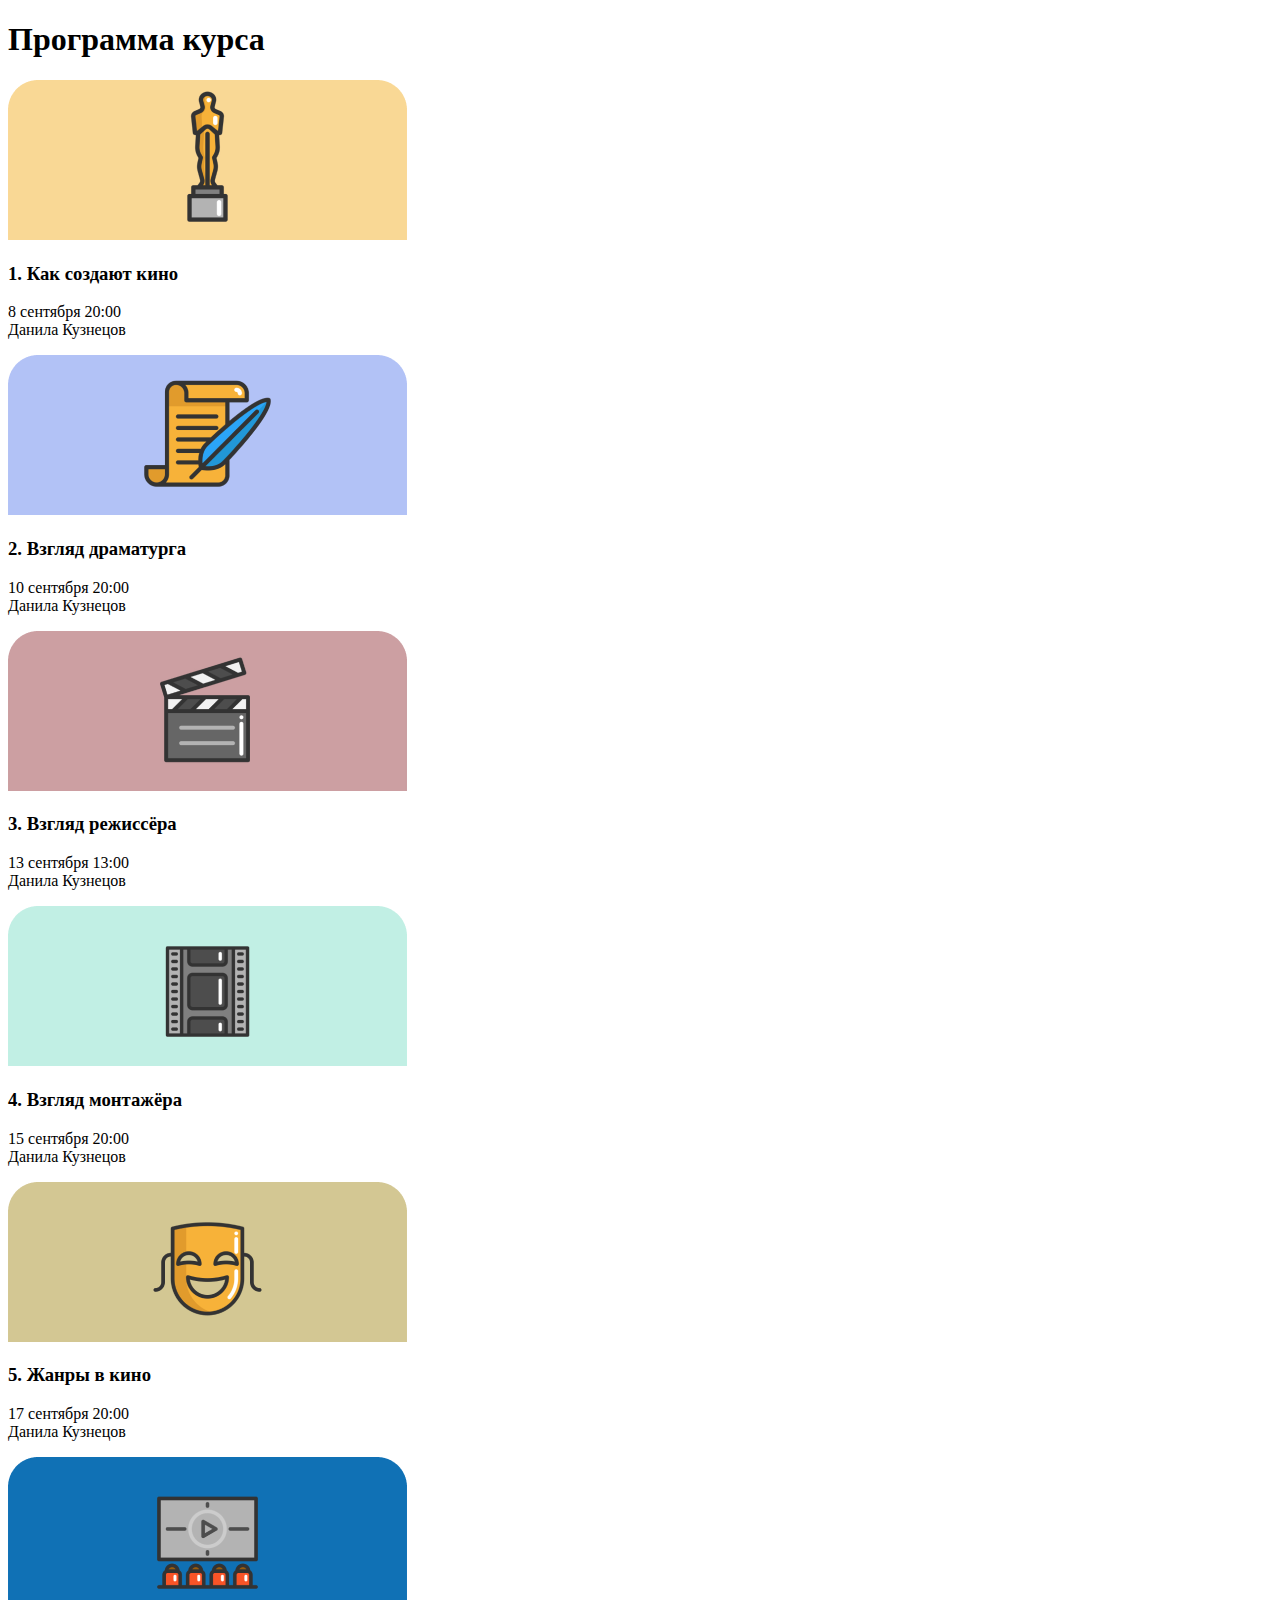
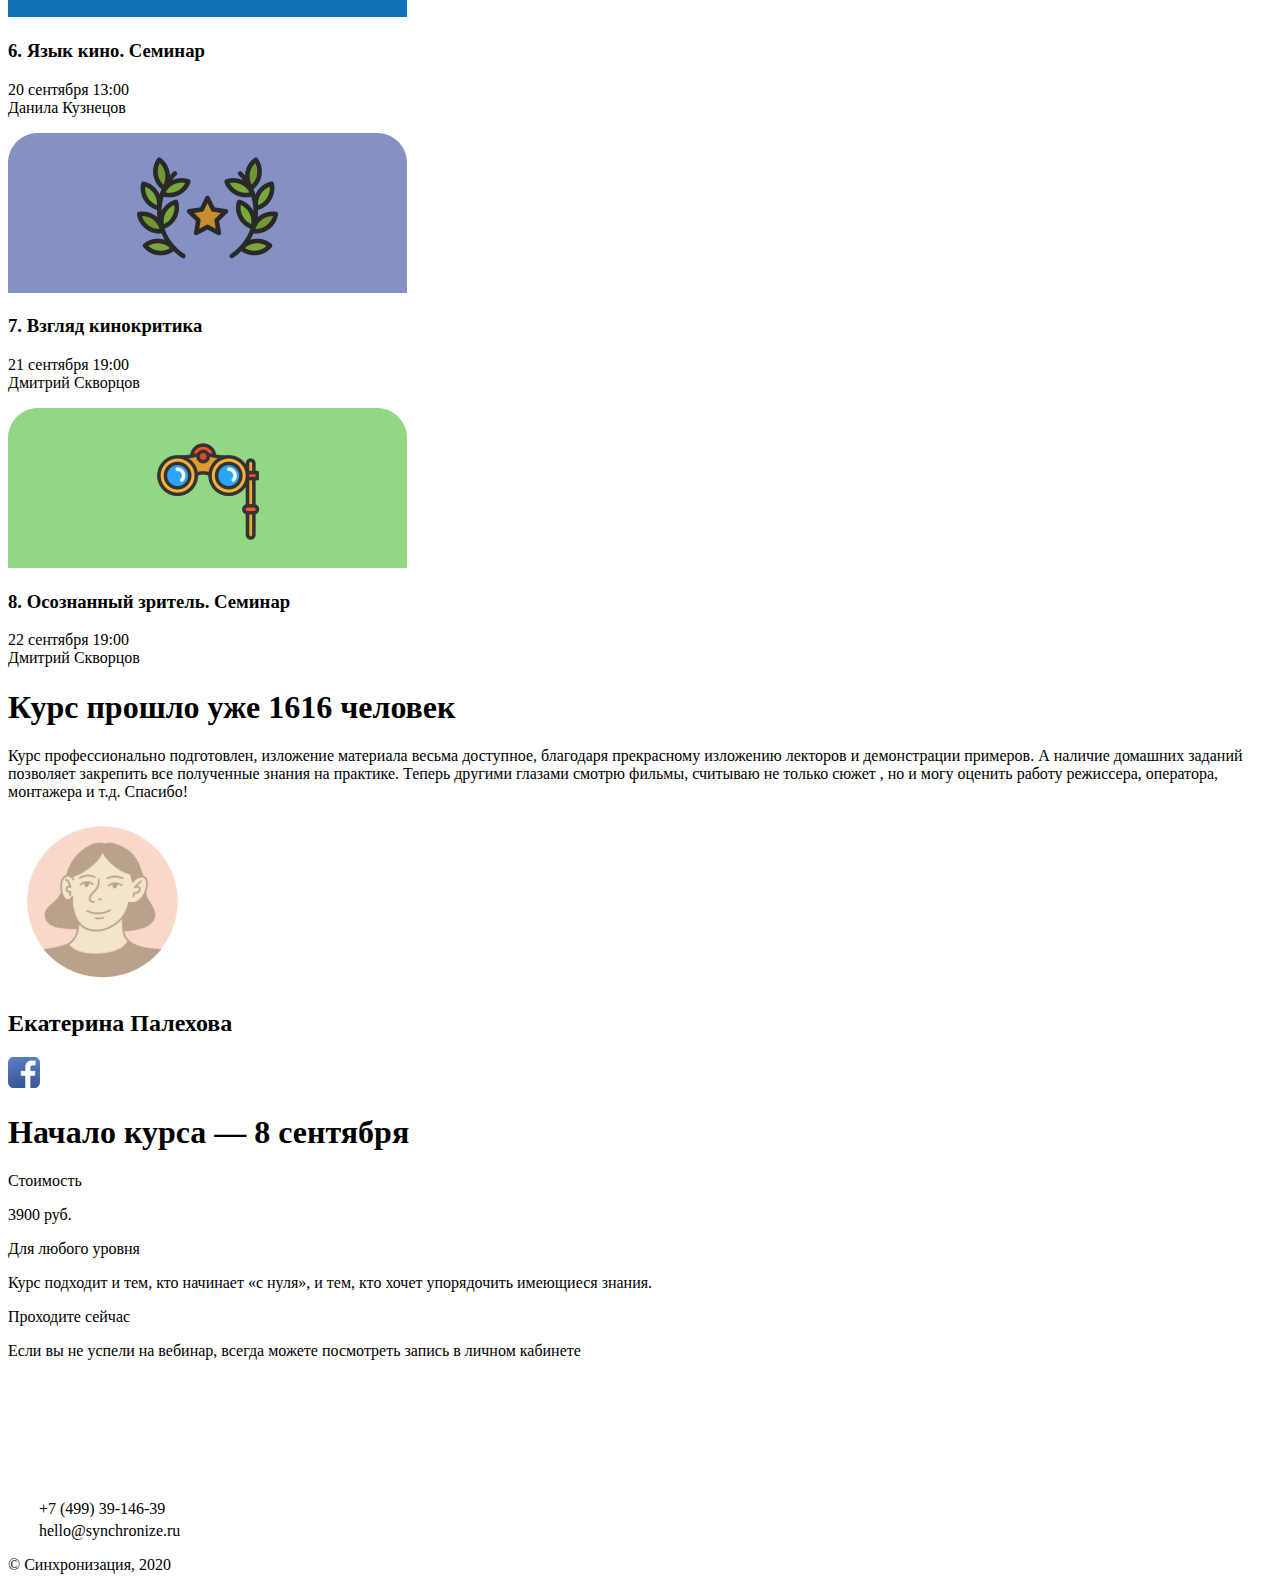
<file: index.html>
<!DOCTYPE html>
<html lang="en">
  <head>
    <meta charset="UTF-8" />
    <meta http-equiv="X-UA-Compatible" content="IE=edge" />
    <meta name="viewport" content="width=device-width, initial-scale=1.0" />
    <title>Document</title>
    <link
      href="https://fonts.googleapis.com/css2?family=Roboto:wght@100;300;400;500;700;900&display=swap"
      rel="stylesheet"
    />
    <link
      href="https://fonts.googleapis.com/css2?family=Roboto+Slab:wght@100;300;400;500;600;700;800;900&display=swap"
      rel="stylesheet"
    />
    <link rel="stylesheet" href="style.css" />
  </head>
  <body>
    <section id="program">
      <div class="program-content">
        <h1 class="program-title">Программа курса</h1>
        <div class="cards">
          <div class="card1 card">
            <img src="./image/program-card1.png" />
            <div class="card-text">
              <h3>1. Как создают кино</h3>
              <p>
                8 сентября 20:00 <br />
                Данила Кузнецов
              </p>
            </div>
          </div>
          <div class="card2 card">
            <img src="./image/program-card2.png" />
            <div class="card-text">
              <h3>2. Взгляд драматурга</h3>
              <p>
                10 сентября 20:00 <br />
                Данила Кузнецов
              </p>
            </div>
          </div>
          <div class="card3 card">
            <img src="./image/program-card3.png" />
            <div class="card-text">
              <h3>3. Взгляд режиссёра</h3>
              <p>
                13 сентября 13:00 <br />
                Данила Кузнецов
              </p>
            </div>
          </div>
          <div class="card4 card">
            <img src="./image/program-card4.png" />
            <div class="card-text">
              <h3>4. Взгляд монтажёра</h3>
              <p>
                15 сентября 20:00 <br />
                Данила Кузнецов
              </p>
            </div>
          </div>
          <div class="card5 card">
            <img src="./image/program-card5.png" />
            <div class="card-text">
              <h3>5. Жанры в кино</h3>
              <p>
                17 сентября 20:00 <br />
                Данила Кузнецов
              </p>
            </div>
          </div>
          <div class="card6 card">
            <img src="./image/program-card6.png" />
            <div class="card-text">
              <h3>6. Язык кино. Семинар</h3>
              <p>
                20 сентября 13:00 <br />
                Данила Кузнецов
              </p>
            </div>
          </div>
          <div class="card7 card">
            <img src="./image/program-card7.png" />
            <div class="card-text">
              <h3>7. Взгляд кинокритика</h3>
              <p>
                21 сентября 19:00 <br />
                Дмитрий Скворцов
              </p>
            </div>
          </div>
          <div class="card8 card">
            <img src="./image/program-card8.png" />
            <div class="card-text">
              <h3 class="card8-h3">8. Осознанный зритель. Семинар</h3>
              <p>
                22 сентября 19:00 <br />
                Дмитрий Скворцов
              </p>
            </div>
          </div>
        </div>
      </div>
    </section>
    <section id="feedback">
      <h1 class="feedback-title">Курс прошло уже 1616 человек</h1>
      <div class="feedback-content">
        <p>
          Курс профессионально подготовлен, изложение материала весьма
          доступное, благодаря прекрасному изложению лекторов и демонстрации
          примеров. А наличие домашних заданий позволяет закрепить все
          полученные знания на практике. Теперь другими глазами смотрю фильмы,
          считываю не только сюжет , но и могу оценить работу режиссера,
          оператора, монтажера и т.д. Спасибо!
        </p>
        <div class="lecturer">
          <img class="lecturer-img" src="./image/feedback-img.png" />
          <div>
            <h2>Екатерина Палехова</h2>
            <img class="lecturer-icon" src="./icon/fb.svg" />
          </div>
        </div>
      </div>
    </section>
    <section id="cost">
      <div class="cost-content">
        <h1>Начало курса — 8 сентября</h1>
        <p class="first-p">Стоимость</p>
        <p class="second-p">3900 руб.</p>
        <div class="level">
          <div class="level-item">
            <p class="firstP">Для любого уровня</p>
            <p class="secondP">
              Курс подходит и тем, кто начинает «с нуля», и тем, кто хочет
              упорядочить имеющиеся знания.
            </p>
          </div>
          <div class="level-item">
            <p class="firstP">Проходите сейчас</p>
            <p class="secondP">
              Если вы не успели на вебинар, всегда можете посмотреть запись в
              личном кабинете
            </p>
          </div>
        </div>
      </div>
    </section>
    <footer>
      <div class="footer-sides">
        <div class="footer-left">
          <img class="footer-logo" src="/image/logo_footer.png" alt="logo" />
          <div class="sosial-media">
            <img
              class="insta sosial-media-item"
              src="/icon/footer-insta.svg"
              alt="insta"
            />
            <img
              class="fb sosial-media-item"
              src="/icon/footer-fb.svg"
              alt="fb"
            />
            <img
              class="vk sosial-media-item"
              src="/icon/footer-vk.svg"
              alt="vk"
            />
            <img
              class="viber sosial-media-item"
              src="/icon/footer-viber.svg"
              alt="viber"
            />
          </div>
        </div>
        <div class="footer-right">
          <div class="right-item">
            <img src="/icon/footer-phone.svg" alt="logo-phone" />
            <span>+7 (499) 39-146-39</span>
          </div>
          <div class="right-item">
            <img src="/icon/footer-mail.svg" alt="mail" />
            <span class="mail"> hello@synchronize.ru </span>
          </div>
        </div>
      </div>
      <p class="footer-shtamp">© Синхронизация, 2020</p>
    </footer>
  </body>
</html>
</file>
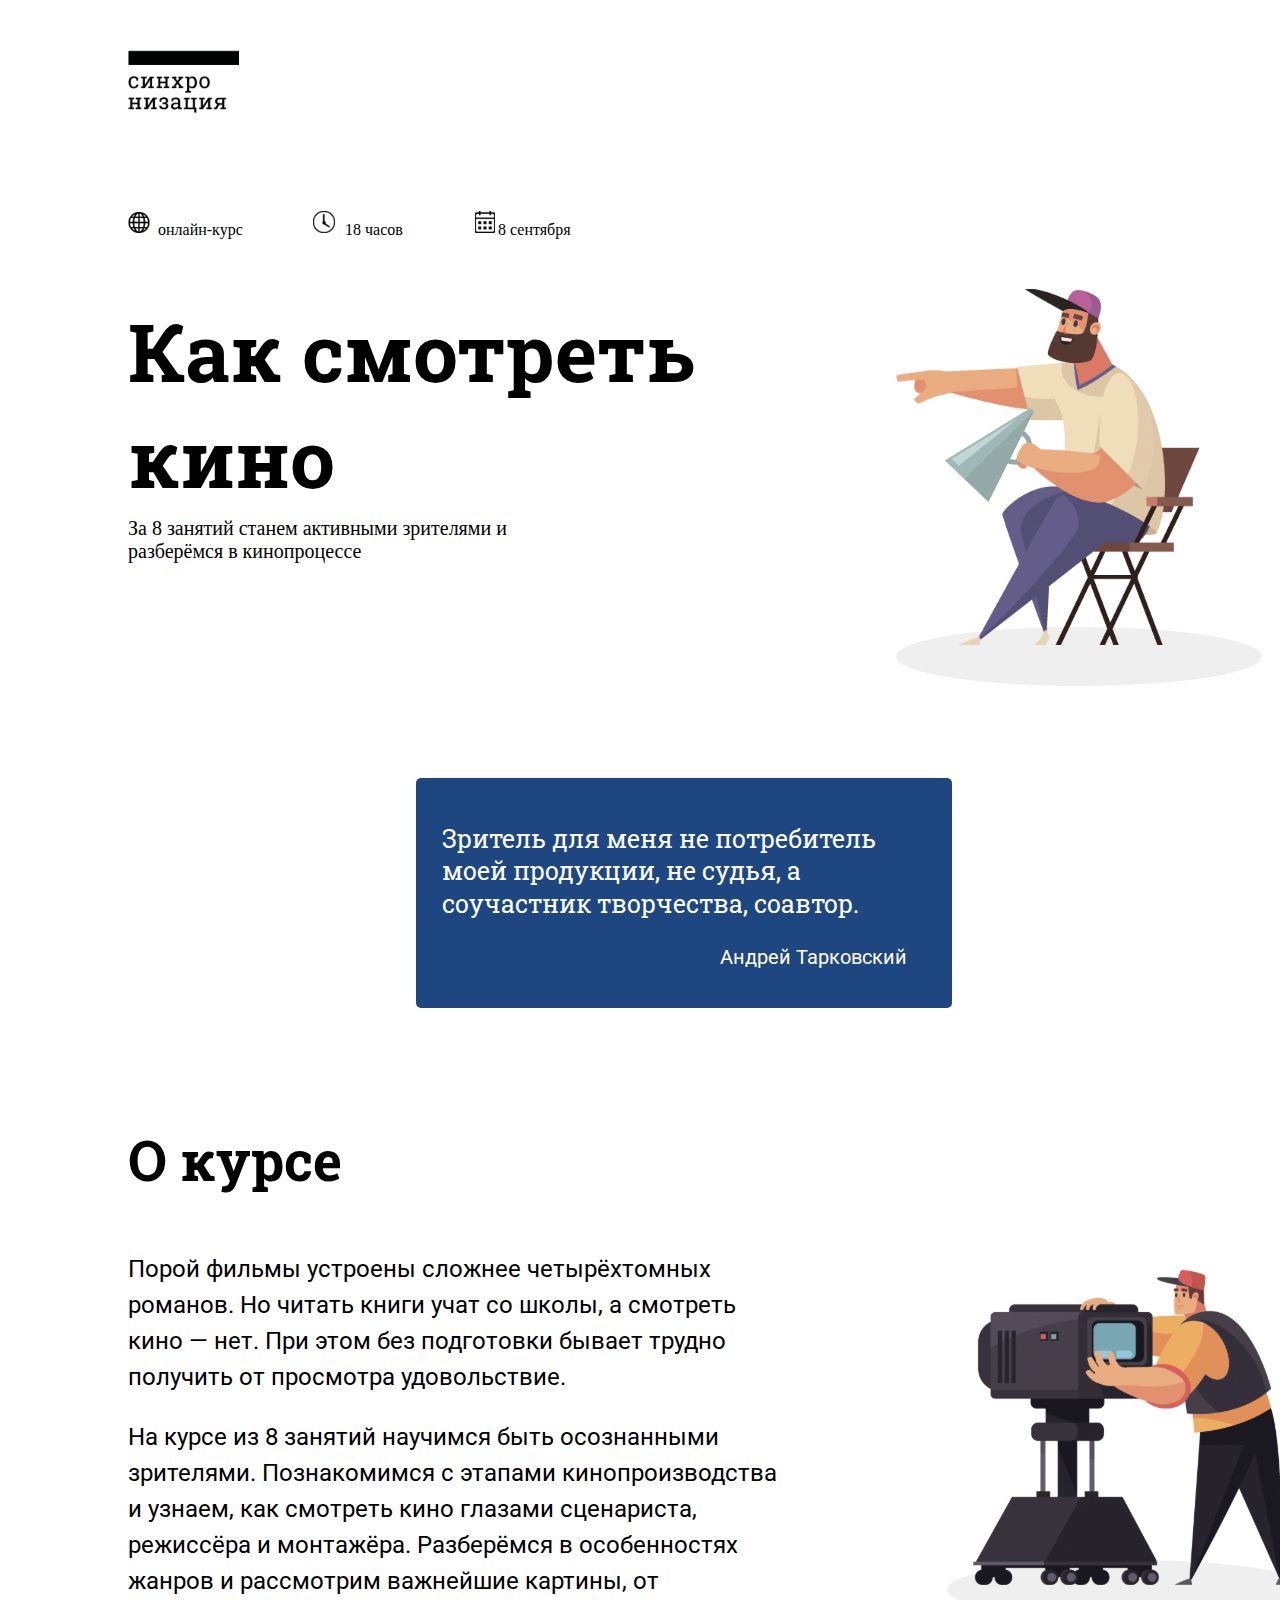
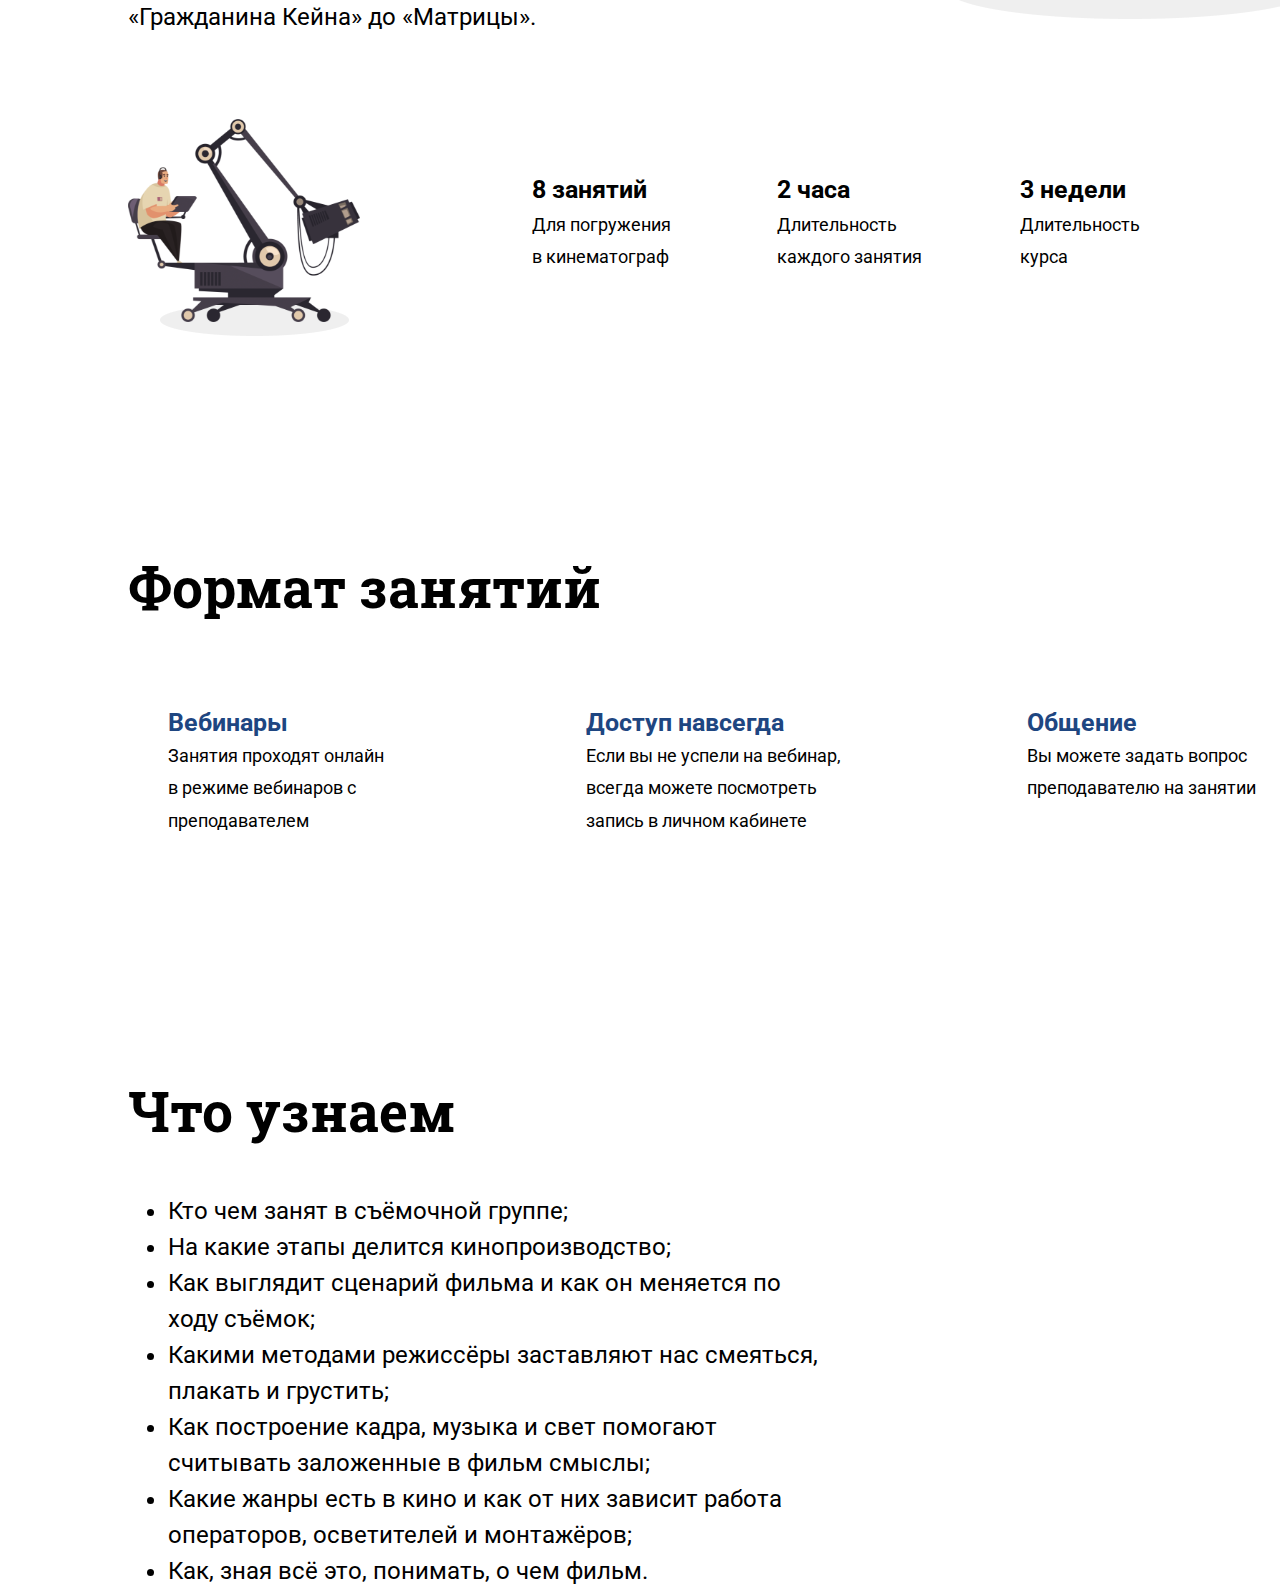
<file: indek.html>
<!DOCTYPE html>
<html lang="en">
  <head>
    <meta charset="UTF-8" />
    <meta http-equiv="X-UA-Compatible" content="IE=edge" />
    <meta name="viewport" content="width=device-width, initial-scale=1.0" />
    <title>Praktika</title>
    <link rel="stylesheet" href="style.css" />
  </head>
  <body>
    <section class="section1">
      <div id="header">
        <img
          class="logo"
          src="./images/logo_mobile_black 1.svg"
          alt="logo_mobile_black"
        />
        <div class="header-images">
          <div class="box1">
            <img class="globe" src="/images/globe.svg" alt="globe" />
            <p class="headerp-p1">онлайн-курс</p>
          </div>
          <div class="box2">
            <img
              class="img_135744"
              src="/images/img_135744.svg"
              alt="img_135744"
            />
            <p class="headerp-p2">18 часов</p>
          </div>
          <div class="box3">
            <img
              class="calendar_2"
              src="/images/calendar_2.svg"
              alt="calendar_2"
            />
            <p class="headerp-p3">8 сентября</p>
          </div>
        </div>
        <section class="kak-smotret">
          <div class="box-4">
            <p class="header-p1">Как смотреть кино</p>
            <p class="header-p2">
              За 8 занятий станем активными зрителями и разберёмся в
              кинопроцессе
            </p>
          </div>
          <div class="section1-images">
            <img class="noroot" src="/images/noroot 1.svg" alt="noroot" />
            <img class="kolge-1" src="/kolgeler/Ellipse 2.png" alt="kolge2" />
          </div>
        </section>
        <div class="blue-section">
          <p class="blue-section-p">
            Зритель для меня не потребитель моей продукции, не судья, а
            соучастник творчества, соавтор.
          </p>
          <p class="blue-section-avtor">Андрей Тарковский</p>
        </div>
      </div>
    </section>
    <section class="section2">
      <p class="section2-p1">О курсе</p>
      <div class="section2-p2">
        <p>
          Порой фильмы устроены сложнее четырёхтомных романов. Но читать книги
          учат со школы, а смотреть кино — нет. При этом без подготовки бывает
          трудно получить от просмотра удовольствие.
        </p>
        <p>
          На курсе из 8 занятий научимся быть осознанными зрителями.
          Познакомимся с этапами кинопроизводства и узнаем, как смотреть кино
          глазами сценариста, режиссёра и монтажёра. Разберёмся в особенностях
          жанров и рассмотрим важнейшие картины, от «Гражданина Кейна» до
          «Матрицы».
        </p>
      </div>
      <aside class="sagteref">
        <div class="aside-img">
          <img src="/sekiller/_1 1.svg" alt="img 1.1" />
        </div>
        <div class="aside-kolge">
          <img src="/kolgeler/Ellipse 2.png" alt="kolge 1" />
        </div>
      </aside>
    </section>
    <section class="section3">
      <div class="section3-images">
        <div class="images-footer">
          <img class="section3-img" src="/sekiller/photo 1.svg" alt="img 1.2" />
        </div>
        <div class="section3-kolge">
          <img src="/kolgeler/Ellipse 3.png" alt="kolge 2" />
        </div>
      </div>
      <div class="section3-text-right">
        <ul class="section3-rigth">
          <li class="basliq1">
            8 занятий
            <span class="section3-text text1"
              >Для погружения в кинематограф
            </span>
          </li>
          <li class="basliq2">
            2 часа
            <span class="section3-text text2">
              Длительность каждого занятия
            </span>
          </li>
          <li class="basliq3">
            3 недели
            <span class="section3-text text2"> Длительность курса </span>
          </li>
        </ul>
      </div>
    </section>
    <section class="section4">
      <div class="formatZanyatiya">
        <p>Формат занятий</p>
        <ul class="section4-basliqlar">
          <li class="section4-basliq1">
            Вебинары
            <span class="section4-span1">
              Занятия проходят онлайн в режиме вебинаров с преподавателем
            </span>
          </li>
          <li class="section4-basliq2">
            Доступ навсегда
            <span class="section4-span2">
              Если вы не успели на вебинар, всегда можете посмотреть запись в
              личном кабинете
            </span>
          </li>
          <li class="section4-basliq3">
            Общение
            <span class="section4-span3">
              Вы можете задать вопрос преподавателю на занятии
            </span>
          </li>
        </ul>
      </div>
    </section>

    <section class="section5">
      <p>Что узнаем</p>

      <ul>
        <li>Кто чем занят в съёмочной группе;</li>
        <li>На какие этапы делится кинопроизводство;</li>
        <li>Как выглядит сценарий фильма и как он меняется по ходу съёмок;</li>

        <li>
          Какими методами режиссёры заставляют нас смеяться, плакать и грустить;
        </li>
        <li>
          Как построение кадра, музыка и свет помогают считывать заложенные в
          фильм смыслы;
        </li>
        <li>
          Какие жанры есть в кино и как от них зависит работа операторов,
          осветителей и монтажёров;
        </li>
        <li>Как, зная всё это, понимать, о чем фильм.</li>
      </ul>
    </section>
  </body>
</html>
</file>
<file: style.css>
@import url("https://fonts.googleapis.com/css2?family=Roboto:ital,wght@0,100;0,300;0,400;0,500;0,700;0,900;1,100;1,300;1,400;1,500;1,700;1,900&display=swap");
@import url("https://fonts.googleapis.com/css2?family=Roboto+Slab:wght@100;200;300;400;500;600;700;800;900&family=Roboto:ital,wght@0,100;0,300;0,400;0,500;0,700;0,900;1,100;1,300;1,400;1,500;1,700;1,900&display=swap");

/* body {
  position: relative;
  padding-left: 121px;
  width: 1440px;
  height: 6575px;
} */
.section1 {
  padding: 20px 120px;
  margin-bottom: 172px;
}
.logo {
  display: block;
  height: 66px;
  width: 112px;
  margin-top: 21px;
  border-radius: 0px;
}

.globe {
  width: 22px;
  height: 21px;
  padding-top: 97px;
}

.headerp-p1 {
  width: 130px;
  height: 32px;
  padding-top: 90px;
  padding-left: 8px;
}

.box1 {
  display: flex;
}

.img_135744 {
  width: 22px;
  height: 22px;
  padding-top: 96px;
  padding-left: 25px;
}

.headerp-p2 {
  width: 130px;
  height: 32px;
  padding-top: 90px;
  padding-left: 10px;
}

.box2 {
  display: flex;
}

.calendar_2 {
  width: 20px;
  height: 22px;
  padding-top: 96px;
}

.headerp-p3 {
  position: absolute;
  width: 130px;
  height: 32px;
  padding-top: 90px;
  padding-left: 23px;
}

.box3 {
  display: flex;
}

.header-images {
  display: flex;
  list-style: none;
}

.header-images p {
  display: flex;
}

.header-p1 {
  font-family: "Roboto Slab";
  width: 628px;
  height: 190px;
  margin-top: 29px;
  font-weight: 700;
  font-size: 80px;
}

.header-p2 {
  width: 414px;
  height: 62px;
  margin-top: -51px;
  font-weight: 400;
  font-size: 20px;
}

.box-4 {
  display: block;
  margin-right: 140px;
}

.kak-smotret {
  display: flex;
}

.section1-images {
  padding-top: 20px;
}
/* .noroot {
  width: 304px;
  height: 356px;
} */

.kolge-1 {
  position: relative;
  /* width: 274px; */
  /* height: 41px; */
  /* margin-left: 385px; */
  margin-top: -22px;
  /* background-color: lightgray; */
  /* border-radius: 50%; */
  z-index: -1;
}

.blue-section {
  background-color: #1e4681;
  position: absolute;
  width: 483.63px;
  height: 200px;
  margin-left: 288.39px;
  margin-top: 87.62px;
  border-radius: 5px;
  padding: 20px 26px 10px 26px;
}

.blue-section-p {
  color: white;
  /* margin-right: 27.02px;
  margin-left: 26.03px;
  margin-top: 19.26px;
  margin-bottom: 0px; */
  font-family: "Roboto Slab";
  font-style: normal;
  font-size: 25px;
  line-height: 130%;
}

.blue-section-avtor {
  color: white;
  margin-right: 18.52px;
  margin-bottom: 0.02px;
  font-family: "Roboto";
  font-size: 20px;
  letter-spacing: 0em;
  text-align: right;
}

.section2 {
  /* padding-top: 173.62px; */
  padding: 0 120px;
}

.section2-p1 {
  font-family: "Roboto Slab", serif;
  font-style: normal;
  padding-top: 241.12px;
  font-weight: 700;
  font-size: 55px;
}

.section2-p2 {
  width: 662px;
  height: 374px;
  font-family: "Roboto";
  font-style: normal;
  font-weight: 400;
  font-size: 24px;
  line-height: 150%;
}

.aside-img {
  position: absolute;
  width: 314px;
  height: 315px;
  left: 973px;
  top: 1270px;
}

.aside-kolge {
  position: absolute;
  width: 366px;
  height: 59px;
  left: 947px;
  top: 1560px;
  z-index: -1;
}

.section3 {
  display: flex;
  margin-top: 94px;
  padding: 0 120px;
}

.section3-text-right {
  display: block;
}

.section3-images {
  display: block;
}

.section3-img {
  width: 232px;
  height: 203px;
}

.section3-kolge {
  position: absolute;
  width: 189px;
  height: 32px;
  margin-left: 32px;
  margin-top: -22px;
  z-index: -1;
}

.basliq1 {
  margin-top: 30px;
  padding-left: 132px;
  width: 150px;
  height: 39px;
}

.basliq2 {
  margin-top: 30px;
  width: 150px;
  height: 39px;
  padding-left: 95px;
}

.basliq3 {
  margin-top: 30px;
  padding-left: 93px;
  width: 150px;
  height: 39px;
}

.section3-text {
  font-family: "Roboto";
  font-style: normal;
  font-weight: 400;
  font-size: 18px;
  line-height: 130%;
}

.section3-rigth {
  display: flex;
  list-style: none;
  font-family: "Roboto";
  font-style: normal;
  font-weight: 700;
  font-size: 25px;
  line-height: 130%;
}

.formatZanyatiya p {
  width: 667px;
  height: 93px;
  padding-top: 178px;
  font-family: "Roboto Slab";
  font-style: normal;
  font-weight: 700;
  font-size: 55px;
  line-height: 101.38%;
}

.section4 {
  padding: 0 120px;
  margin-bottom: 179px;
}

.section4-basliqlar {
  display: flex;
  color: #1e4681;
}

.section4-basliq1,
.section4-basliq2,
.section4-basliq3 {
  display: block;
  flex-direction: column;
  font-family: "Roboto";
  font-style: normal;
  font-weight: 700;
  font-size: 25px;
  line-height: 130%;
}

.section4-span1,
.section4-span2,
.section4-span3 {
  display: flex;
  font-family: "Roboto";
  font-style: normal;
  font-weight: 400;
  font-size: 18px;
  color: #000000;
}

.section4-span1 {
  width: 223px;
  height: 39px;
}

.section4-span2 {
  width: 271px;
  height: 109px;
}

.section4-span3 {
  width: 245px;
  height: 39px;
}

.section4-basliq1 {
  padding-left: 0px;
}

.section4-basliq2 {
  padding-left: 195px;
}

.section4-basliq3 {
  padding-left: 170px;
}

.section5 {
  position: absolute;
  width: 667px;
  height: 93px;
  /* padding-top: 179px; */
  padding: 0 120px;
}

.section5 p {
  font-family: "Roboto Slab";
  font-style: normal;
  font-weight: 700;
  font-size: 55px;
  line-height: 101.38%;
}

.section5 ul {
  /* position: absolute; */
  width: 662px;
  height: 374px;
  font-family: "Roboto";
  font-style: normal;
  font-weight: 400;
  font-size: 24px;
  line-height: 150%;
}

@media (max-width: 1279px) {
  body {
    padding-left: 71px;
    width: 834px;
    height: 3800px;
  }

  .logo {
    display: block;
    width: 64.87px;
    height: 38.23px;
    margin-top: 22px;
    border-radius: 0px;
  }

  .globe {
    width: 12.74px;
    height: 12.16px;
    padding-top: 56.18px;
  }

  .headerp-p1 {
    width: 75.29px;
    height: 18.53px;
    padding-top: 48px;
    padding-left: 4.63px;
    font-family: "Roboto";
    font-style: normal;
    font-weight: 400;
    font-size: 12px;
    line-height: 115%;
  }

  .img_135744 {
    width: 12.74px;
    height: 12.74px;
    padding-top: 55.6px;
    padding-left: 14.48px;
  }

  .headerp-p2 {
    width: 75.29px;
    height: 18.53px;
    padding-top: 48px;
    padding-left: 5.79px;
    font-family: "Roboto";
    font-style: normal;
    font-weight: 400;
    font-size: 12px;
    line-height: 115%;
  }

  .calendar_2 {
    width: 11.58px;
    height: 12.74px;
    padding-left: 11px;
    padding-top: 55.6px;
  }

  .headerp-p3 {
    width: 75.29px;
    height: 18.53px;
    padding-top: 48px;
    padding-left: 28px;
    font-family: "Roboto";
    font-style: normal;
    font-weight: 400;
    font-size: 12px;
    line-height: 115%;
  }

  .box1,
  .box2,
  .box3 {
    display: flex;
  }

  .header-images {
    display: flex;
    list-style: none;
  }

  .header-p1 {
    width: 363.72px;
    height: 110.04px;
    font-family: "Roboto Slab";
    font-style: normal;
    font-weight: 700;
    font-size: 46px;
    line-height: 101.38%;
  }

  .header-p2 {
    width: 264px;
    height: 36px;
    margin-top: -51px;
    font-family: "Roboto";
    font-style: normal;
    font-weight: 400;
    font-size: 12px;
    line-height: 150%;
  }

  .box-4 {
    display: block;
  }

  .kak-smotret {
    display: flex;
  }

  .noroot {
    width: 176.07px;
    height: 206.18px;
    /* padding-left: 293px; */
  }

  .kolge-1 {
    position: relative;
    width: 158.69px;
    /* height: 23.75px; */
    /* margin-left: 300px; */
    /* margin-top: -16px; */
    /* background-color: lightgray; */
    border-radius: 50%;
    z-index: -1;
  }

  .blue-section {
    background-color: #1e4681;
    position: absolute;
    width: 280.11px;
    height: 115.83px;
    margin-left: 288.39px;
    margin-top: 50.75px;
    border-radius: 5px;
  }

  .blue-section-p {
    color: white;
    width: 249.38px;
    height: 65.45px;
    margin-right: 15.08px;
    margin-left: 15.08px;
    margin-top: 11.15px;
    margin-bottom: 0px;
    font-family: "Roboto Slab";
    font-style: normal;
    font-weight: 400;
    font-size: 14px;
    line-height: 130%;
  }

  .blue-section-avtor {
    color: white;
    width: 162.46px;
    height: 26.43px;
    margin-right: px;
    margin-left: 108px;
    margin-bottom: 4.2px;
    font-family: "Roboto";
    font-style: normal;
    font-weight: 400;
    font-size: 12px;
    line-height: 130%;
    text-align: right;
  }

  .section2 {
    padding-top: 100.41px;
  }

  .section2-p1 {
    width: 211.4px;
    height: 55px;
    font-family: "Roboto Slab";
    font-style: normal;
    font-weight: 700;
    font-size: 32px;
    line-height: 101.38%;
  }

  .section2-p2 {
    width: 383.41px;
    height: 216.61px;
    font-family: "Roboto";
    font-style: normal;
    font-weight: 400;
    font-size: 14px;
    line-height: 150%;
  }

  .aside-img {
    position: absolute;
    font-weight: 181.86px;
    font-weight: 182.44px;
    left: 563.53px;
    top: 690.36px;
  }

  .aside-kolge {
    position: absolute;
    width: 211.98px;
    height: 34.17px;
    left: 540.47px;
    top: 971.88px;
    z-index: -1;
  }

  .section3 {
    display: flex;
    padding-top: 94px;
  }

  .section3-text-right {
    display: block;
  }

  .section3-images {
    display: block;
  }

  .section3-img {
    width: 134.37px;
    height: 117.57px;
  }

  .section3-kolge {
    position: absolute;
    width: 109.46px;
    height: 18.53px;
    margin-left: 0;
    margin-top: -22px;
    z-index: -1;
  }

  .basliq1 {
    margin-top: 30px;
    padding-left: 132px;
    width: 86.88px;
    height: 22.59px;
  }

  .basliq2 {
    margin-top: 30px;
    width: 86.88px;
    height: 22.59px;
    padding-left: 95px;
  }

  .basliq3 {
    margin-top: 30px;
    padding-left: 93px;
    width: 86.88px;
    height: 22.59px;
  }

  .section3-text {
    font-family: "Roboto";
    font-style: normal;
    font-weight: 400;
    font-size: 11px;
    line-height: 130%;
  }

  .section3-rigth {
    display: flex;
    list-style: none;
    font-family: "Roboto";
    font-style: normal;
    font-weight: 700;
    font-size: 15px;
    line-height: 130%;
  }

  .formatZanyatiya p {
    width: 386.3px;
    height: 53.86px;
    padding-top: 134.37px;
    font-family: "Roboto Slab";
    font-style: normal;
    font-weight: 700;
    font-size: 32px;
    line-height: 101.38%;
  }

  .section4 {
    padding-left: 0px;
  }

  .section4-basliqlar {
    display: flex;
    color: #1e4681;
  }

  .section4-basliq1,
  .section4-basliq2,
  .section4-basliq3 {
    display: block;
    flex-direction: column;
    font-family: "Roboto";
    font-style: normal;
    font-weight: 700;
    font-size: 15px;
    line-height: 130%;
  }

  .section4-span1,
  .section4-span2,
  .section4-span3 {
    display: flex;
    font-family: "Roboto";
    font-style: normal;
    font-weight: 400;
    font-size: 11px;
    line-height: 130%;
    color: #000000;
  }

  .section4-span1 {
    width: 153px;
    height: 22px;
  }

  .section4-span2 {
    width: 172px;
    height: 63px;
  }

  .section4-span3 {
    width: 141.9px;
    height: 22.59px;
  }

  .section4-basliq1 {
    padding-left: 0px;
  }

  .section4-basliq2 {
    padding-left: 112.94px;
  }

  .section4-basliq3 {
    padding-left: 98.46px;
  }

  .section5 {
    position: absolute;
    width: 386.3px;
    height: 53.86px;
    padding-top: 103.55px;
  }

  .section5 p {
    font-family: "Roboto Slab";
    font-style: normal;
    font-weight: 700;
    font-size: 32px;
    line-height: 101.38%;
  }

  .section5 ul {
    /* position: absolute; */
    width: 383.41px;
    height: 216.61px;
    font-family: "Roboto";
    font-style: normal;
    font-weight: 400;
    font-size: 14px;
    line-height: 150%;
  }
}

@media (max-width: 991px) {
  body {
    padding-left: 36px;
    width: 375px;
    height: 4524px;
  }

  .logo {
    display: block;
    width: 52.19px;
    height: 30.75px;
    margin-top: 36px;
    border-radius: 0px;
  }

  .globe {
    width: 10.25px;
    height: 9.79px;
    padding-top: 45.2px;
  }

  .headerp-p1 {
    width: 60.58px;
    height: 14.91px;
    padding-top: 36px;
    padding-left: 3.73px;
    font-family: "Roboto";
    font-style: normal;
    font-weight: 400;
    font-size: 10px;
    line-height: 115%;
  }

  .img_135744 {
    width: 10.25px;
    height: 10.25px;
    padding-top: 44.73px;
    padding-left: 11.56px;
  }

  .headerp-p2 {
    width: 60.58px;
    height: 14.91px;
    padding-top: 36px;
    padding-left: 4.66px;
    font-family: "Roboto";
    font-style: normal;
    font-weight: 400;
    font-size: 10px;
    line-height: 115%;
  }

  .calendar_2 {
    width: 9.32px;
    height: 10.25px;
    padding-left: 8.85px;
    padding-top: 44.73px;
  }

  .headerp-p3 {
    width: 75.29px;
    height: 18.53px;
    padding-top: 36px;
    padding-left: 24px;
    font-family: "Roboto";
    font-style: normal;
    font-weight: 400;
    font-size: 10px;
    line-height: 115%;
  }

  .box1,
  .box2,
  .box3 {
    display: flex;
  }

  .header-images {
    display: flex;
    list-style: none;
  }

  .header-p1 {
    width: 292.63px;
    height: 88.53px;
    font-family: "Roboto Slab";
    font-style: normal;
    font-weight: 700;
    font-size: 37px;
    line-height: 101.38%;
  }

  .header-p2 {
    width: 264px;
    height: 36px;
    margin-top: -51px;
    font-family: "Roboto";
    font-style: normal;
    font-weight: 400;
    font-size: 10px;
    line-height: 150%;
  }

  .box-4 {
    display: block;
  }

  .kak-smotret {
    display: block;
  }

  .noroot {
    width: 141.66px;
    height: 165.89px;
    padding-left: 201px;
  }

  .kolge-1 {
    position: relative;
    width: 158.69px;
    height: 23.75px;
    margin-left: 209.56px;
    background-color: lightgray;
    border-radius: 50%;
    z-index: -1;
  }

  .blue-section {
    background-color: #1e4681;
    position: absolute;
    width: 225.36px;
    height: 93.19px;
    margin-left: 37.98px;
    margin-top: 47.61px;
    border-radius: 2.32986px;
  }

  .blue-section-p {
    color: white;
    width: 200.64px;
    height: 52.65px;
    margin-right: 12.59px;
    margin-left: 12.13px;
    margin-top: 8.97px;
    margin-bottom: 0px;
    font-family: "Roboto Slab";
    font-style: normal;
    font-weight: 400;
    font-size: 11px;
    line-height: 130%;
  }

  .blue-section-avtor {
    color: white;
    width: 130.7px;
    height: 21.27px;
    margin-left: 87.07px;
    margin-bottom: 3.38px;
    font-family: "Roboto";
    font-style: normal;
    font-weight: 400;
    font-size: 10px;
    line-height: 130%;
    text-align: right;
  }

  .section2 {
    padding-top: 75.06px;
    display: block;
  }

  .section2-p1 {
    width: 211.4px;
    height: 55px;
    font-family: "Roboto Slab";
    font-style: normal;
    font-weight: 700;
    font-size: 32px;
    line-height: 101.38%;
  }

  .section2-p2 {
    width: 308.47px;
    height: 174.27px;
    font-family: "Roboto";
    font-style: normal;
    font-weight: 400;
    font-size: 12px;
    line-height: 150%;
  }

  .aside-img {
    position: static;
    width: 146.32px;
    height: 146.78px;
    padding-left: 0px;
    padding-left: 77.12px;
    padding-top: 36px;
  }

  .aside-kolge {
    position: static;
    width: 170.55px;
    height: 27.49px;
    padding-top: 156px;
    margin-right: 171px;
  }

  .section3 {
    display: flex;
    position: relative;
    padding-top: 94px;
  }

  .section3-text-right {
    display: block;
  }

  /* .section3-images {

    } */

  .section3-img {
    width: 134.37px;
    height: 117.57px;
    display: none;
  }

  .section3-kolge {
    display: none;
    position: absolute;
    width: 109.46px;
    height: 18.53px;
    margin-left: 0;
    margin-top: -22px;
    z-index: -1;
  }

  .basliq1 {
    width: 69.9px;
    height: 18.17px;
    padding-left: 0px;
  }

  .basliq2 {
    width: 99.72px;
    height: 18.17px;
    padding-left: 0px;
    padding-top: 10px;
  }

  .basliq3 {
    width: 69.9px;
    height: 18.17px;
    padding-top: 19px;
    padding-left: 0px;
  }

  .section3-text {
    flex-wrap: wrap;
    font-family: "Roboto";
    font-style: normal;
    font-weight: 400;
    font-size: 11px;
    line-height: 130%;
  }

  .section3-rigth {
    display: block;
    list-style: none;
    font-family: "Roboto";
    font-style: normal;
    font-weight: 700;
    font-size: 12px;
    line-height: 130%;
  }

  .formatZanyatiya p {
    width: 386.3px;
    height: 53.86px;
    padding-top: 134.37px;
    font-family: "Roboto Slab";
    font-style: normal;
    font-weight: 700;
    font-size: 32px;
    line-height: 101.38%;
  }

  .section4 {
    padding-left: 0px;
  }

  .section4-basliqlar {
    display: block;
    flex-direction: column;
    color: #1e4681;
  }

  .section4-basliq1,
  .section4-basliq2,
  .section4-basliq3 {
    display: block;
    flex-direction: column;
    font-family: "Roboto";
    font-style: normal;
    font-weight: 700;
    font-size: 15px;
    line-height: 130%;
  }

  .section4-span1,
  .section4-span2,
  .section4-span3 {
    display: flex;
    font-family: "Roboto";
    font-style: normal;
    font-weight: 400;
    font-size: 11px;
    line-height: 130%;
    color: #000000;
  }

  .section4-span1 {
    width: 153px;
    height: 22px;
  }

  .section4-span2 {
    width: 172px;
    height: 63px;
  }

  .section4-span3 {
    width: 141.9px;
    height: 22.59px;
  }

  .section4-basliq1 {
    padding-left: 0px;
  }

  .section4-basliq2 {
    padding-left: 112.94px;
  }

  .section4-basliq3 {
    padding-left: 98.46px;
  }

  .section5 {
    position: absolute;
    width: 386.3px;
    height: 53.86px;
    padding-top: 103.55px;
  }

  .section5 p {
    font-family: "Roboto Slab";
    font-style: normal;
    font-weight: 700;
    font-size: 32px;
    line-height: 101.38%;
  }

  .section5 ul {
    /* position: absolute; */
    width: 383.41px;
    height: 216.61px;
    font-family: "Roboto";
    font-style: normal;
    font-weight: 400;
    font-size: 14px;
    line-height: 150%;
  }
}
</file>
